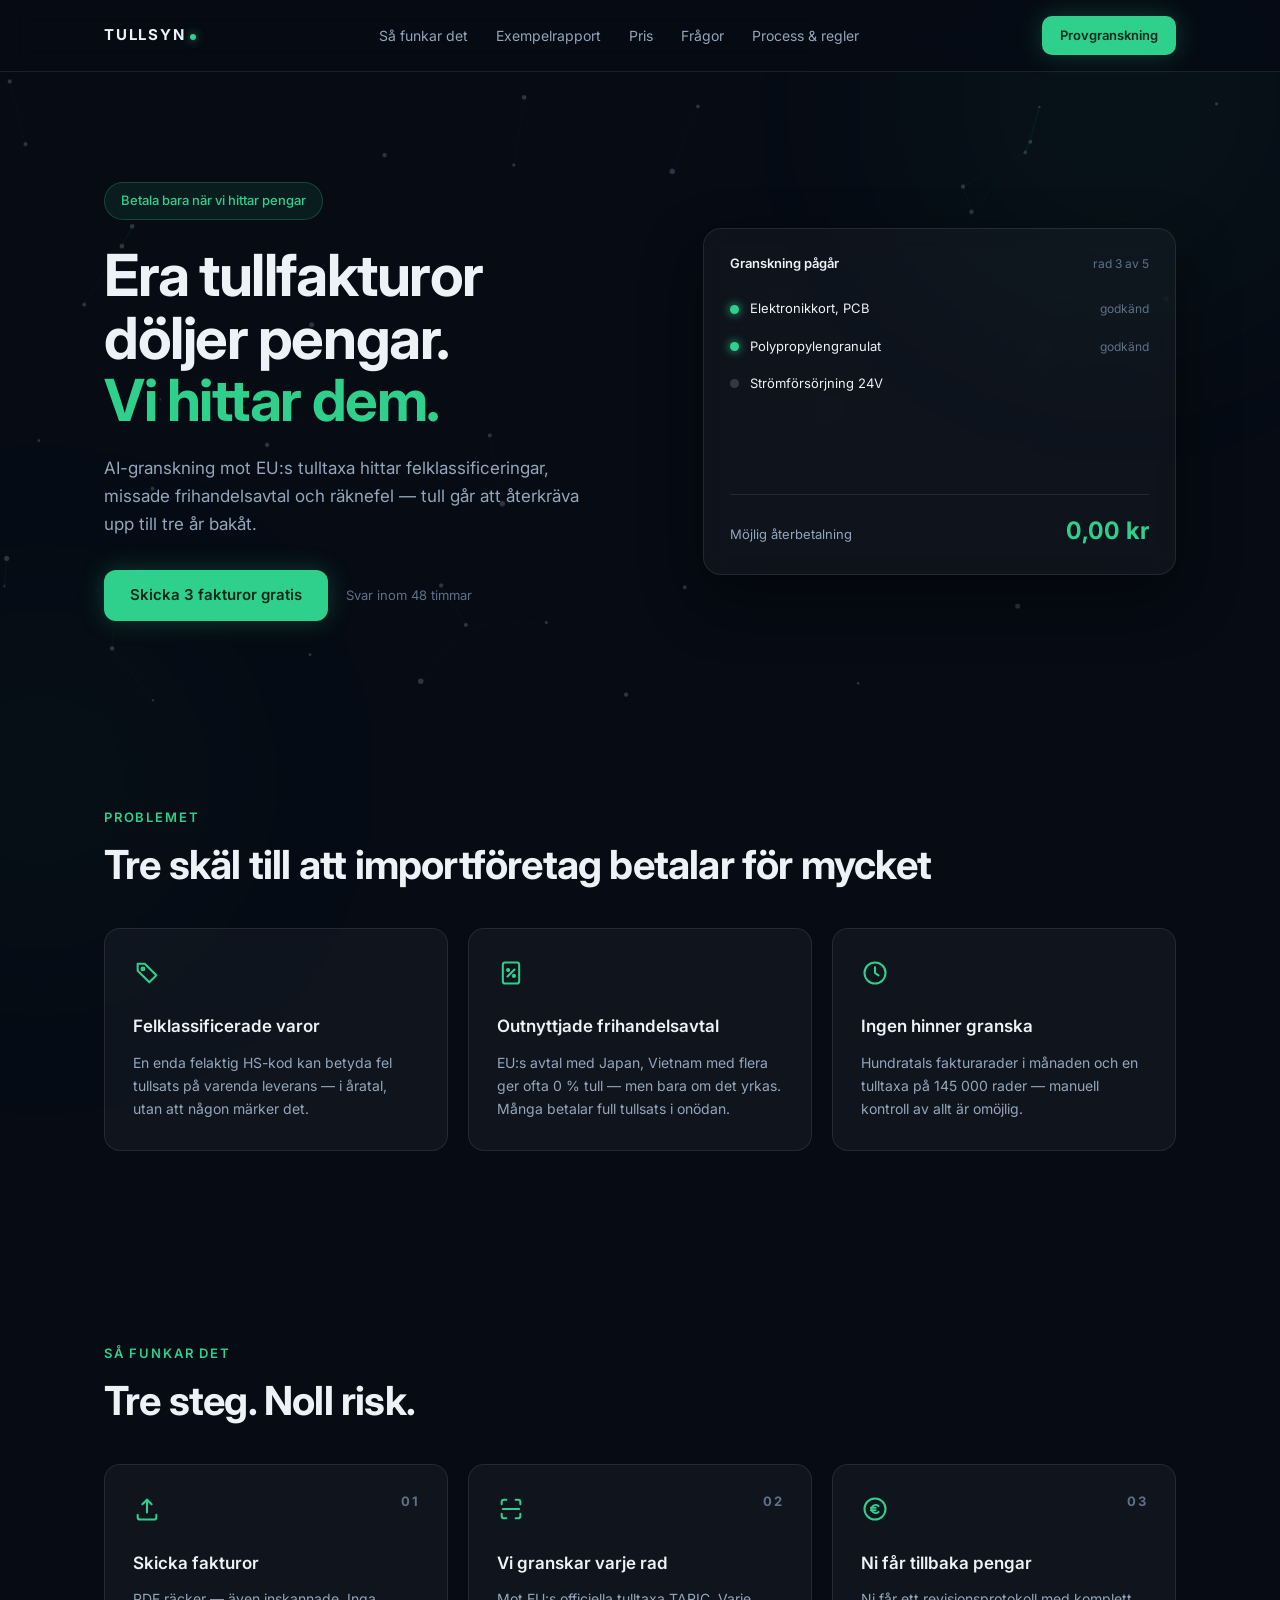
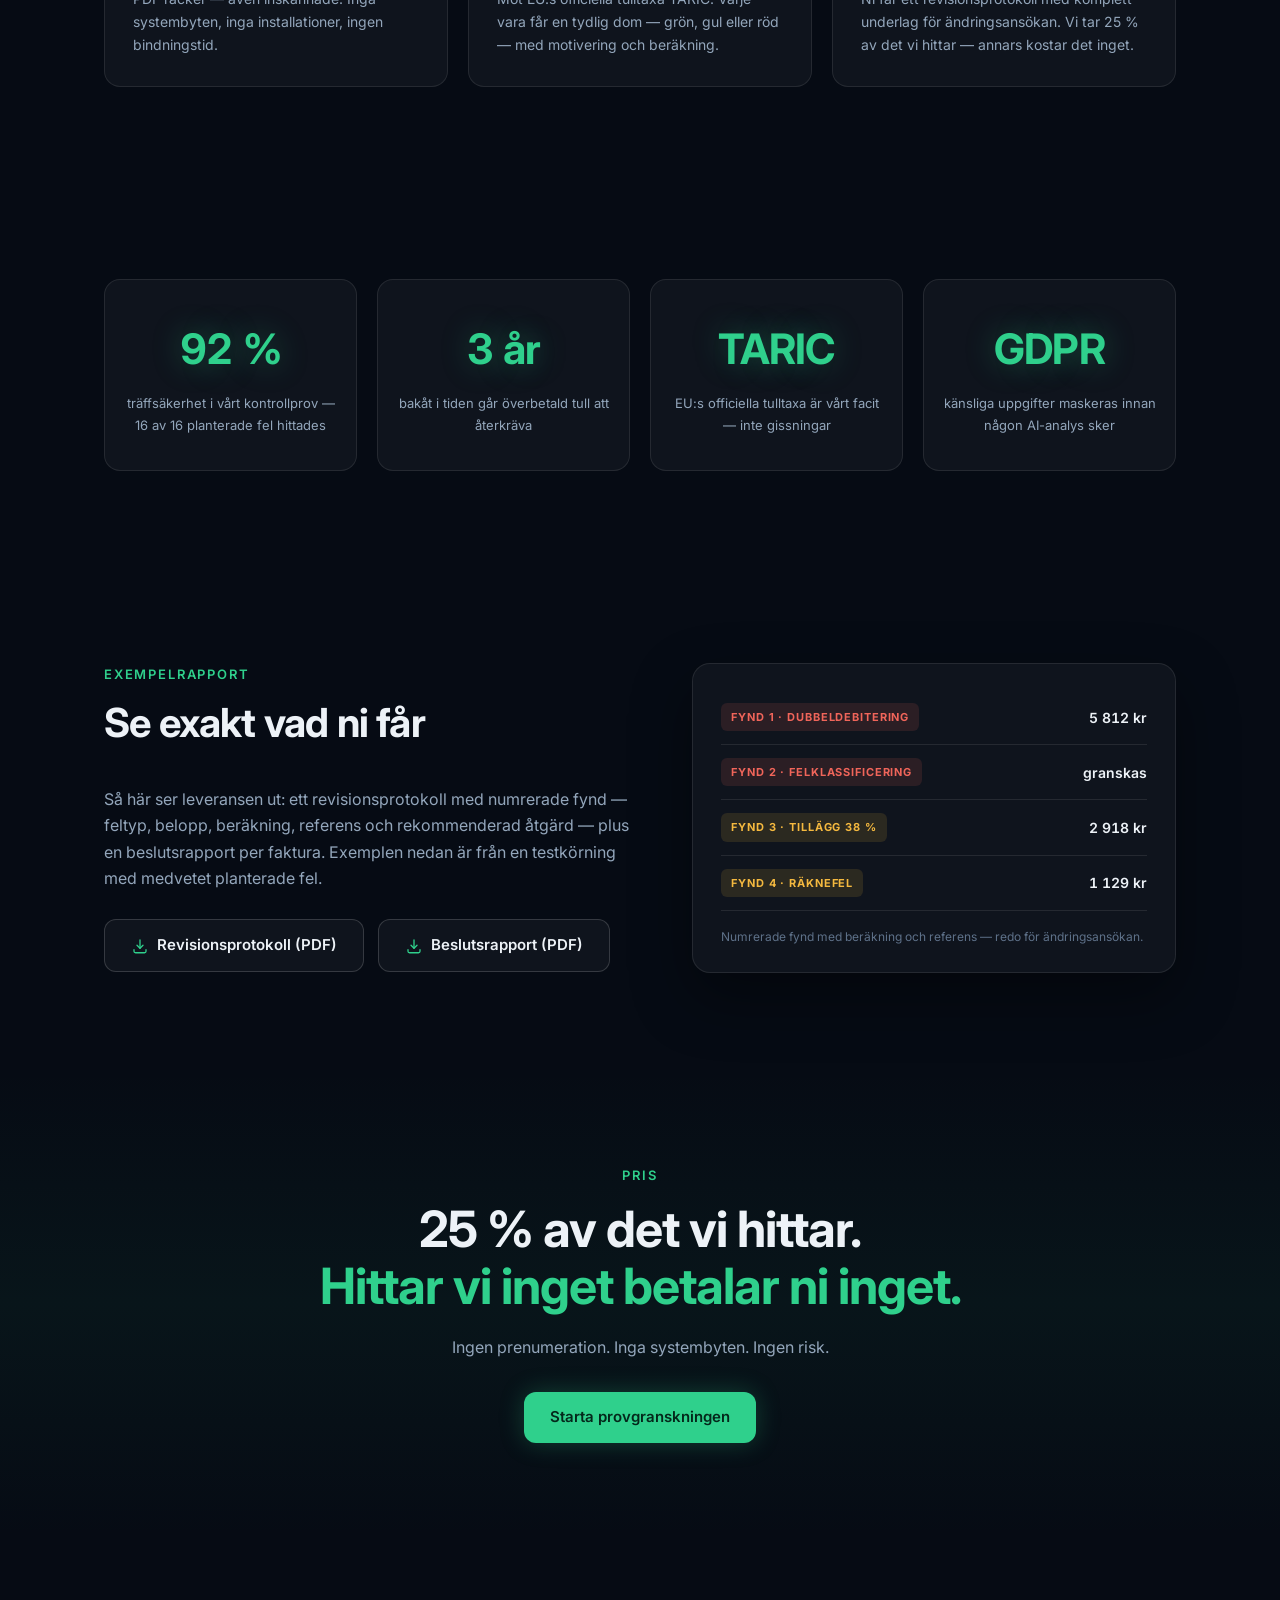
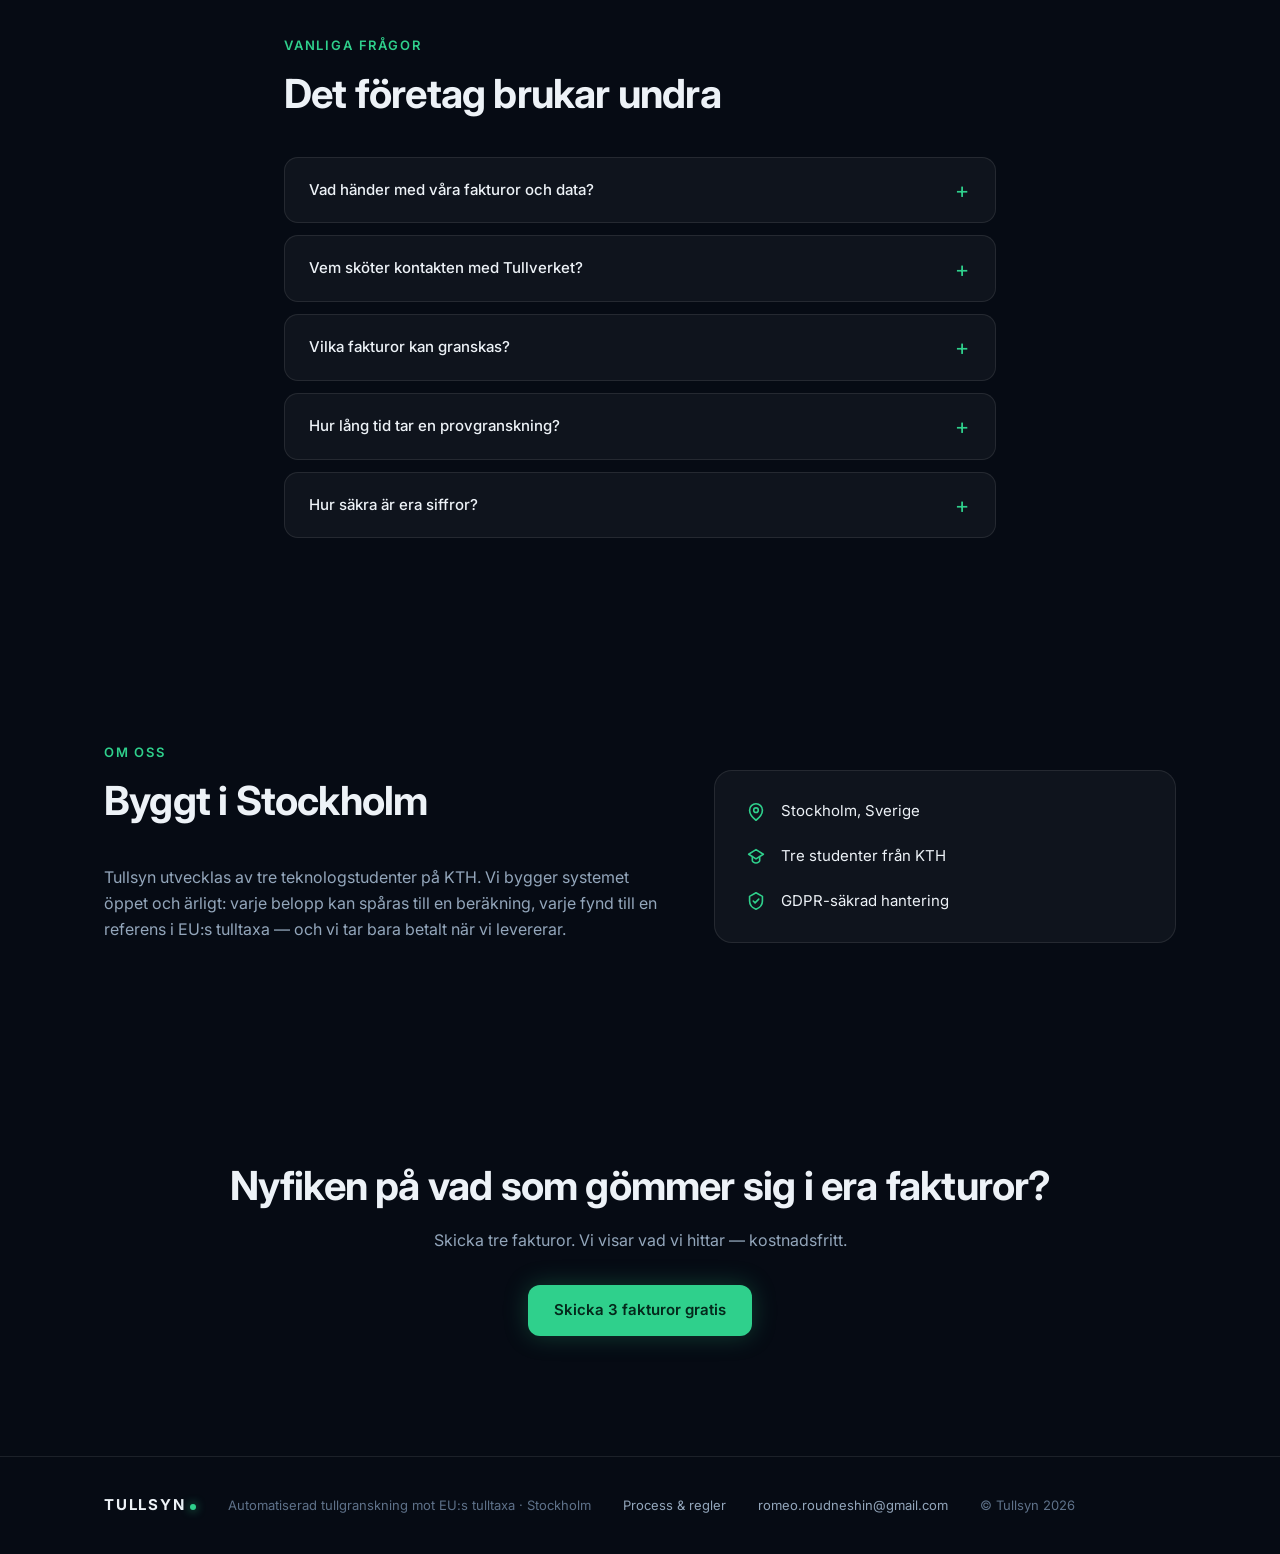
<file: index.html>
<!DOCTYPE html>
<html lang="sv">
<head>
<meta charset="UTF-8">
<meta name="viewport" content="width=device-width, initial-scale=1.0">
<title>Tullsyn — Era tullfakturor döljer pengar. Vi hittar dem.</title>
<meta name="description" content="Tullsyn granskar era importfakturor mot EU:s tulltaxa och hittar felklassificeringar, missade frihandelsavtal och överbetald tull. Betala bara när vi hittar pengar. Byggt i Stockholm.">
<link rel="preconnect" href="https://fonts.googleapis.com">
<link rel="preconnect" href="https://fonts.gstatic.com" crossorigin>
<link href="https://fonts.googleapis.com/css2?family=Inter:wght@300;400;500;600;700&display=swap" rel="stylesheet">
<link rel="stylesheet" href="style.css">
</head>
<body>

<div class="glow glow-1" aria-hidden="true"></div>
<div class="glow glow-2" aria-hidden="true"></div>

<header class="site-header">
  <div class="container header-inner">
    <a href="#" class="wordmark">TULLSYN<span class="wordmark-dot"></span></a>
    <nav class="header-nav">
      <a href="#sa-funkar-det">Så funkar det</a>
      <a href="#exempel">Exempelrapport</a>
      <a href="#pris">Pris</a>
      <a href="#fragor">Frågor</a>
      <a href="process.html">Process &amp; regler</a>
    </nav>
    <a href="mailto:romeo.roudneshin@gmail.com?subject=Provgranskning%20%E2%80%94%20Tullsyn&body=Hej!%0A%0AVi%20vill%20testa%20en%20kostnadsfri%20provgranskning.%0A%0AF%C3%B6retag:%20%0AKontaktperson:%20%0A" class="btn btn-accent btn-small">Provgranskning</a>
  </div>
</header>

<main>

<section class="hero">
  <canvas id="natverk" aria-hidden="true"></canvas>
  <div class="container hero-grid">
    <div class="hero-copy reveal">
      <span class="badge">Betala bara när vi hittar pengar</span>
      <h1>Era tullfakturor<br>döljer pengar.<br><span class="accent-text">Vi hittar dem.</span></h1>
      <p class="lead">AI-granskning mot EU:s tulltaxa hittar felklassificeringar, missade frihandelsavtal och räknefel — tull går att återkräva upp till tre år bakåt.</p>
      <div class="hero-cta">
        <a href="mailto:romeo.roudneshin@gmail.com?subject=Provgranskning%20%E2%80%94%20Tullsyn&body=Hej!%0A%0AVi%20vill%20testa%20en%20kostnadsfri%20provgranskning.%0A%0AF%C3%B6retag:%20%0AKontaktperson:%20%0A" class="btn btn-accent">Skicka 3 fakturor gratis</a>
        <span class="cta-note">Svar inom 48 timmar</span>
      </div>
    </div>

    <div class="demo-card reveal" aria-label="Animerad demonstration av en tullgranskning">
      <div class="demo-header">
        <span class="demo-title">Granskning pågår</span>
        <span class="demo-status" id="demo-status">rad 0 av 5</span>
      </div>
      <div id="demo-rows"></div>
      <div class="demo-footer">
        <span class="demo-label">Möjlig återbetalning</span>
        <span class="demo-sum" id="demo-sum">0,00 kr</span>
      </div>
    </div>
  </div>
</section>

<section class="section" id="problemet">
  <div class="container">
    <p class="kicker reveal">Problemet</p>
    <h2 class="reveal">Tre skäl till att importföretag betalar för mycket</h2>
    <div class="card-grid">
      <div class="card reveal">
        <svg class="card-icon" viewBox="0 0 24 24" fill="none" stroke="currentColor" stroke-width="1.75" stroke-linecap="round" stroke-linejoin="round" aria-hidden="true"><path d="M4 4h6l10 10-6 6L4 10z"/><circle cx="8.5" cy="8.5" r="1.2"/></svg>
        <h3>Felklassificerade varor</h3>
        <p>En enda felaktig HS-kod kan betyda fel tullsats på varenda leverans — i åratal, utan att någon märker det.</p>
      </div>
      <div class="card reveal">
        <svg class="card-icon" viewBox="0 0 24 24" fill="none" stroke="currentColor" stroke-width="1.75" stroke-linecap="round" stroke-linejoin="round" aria-hidden="true"><rect x="5" y="3" width="14" height="18" rx="2"/><path d="M9 15l6-6"/><circle cx="9.5" cy="9.5" r="0.9"/><circle cx="14.5" cy="14.5" r="0.9"/></svg>
        <h3>Outnyttjade frihandelsavtal</h3>
        <p>EU:s avtal med Japan, Vietnam med flera ger ofta 0 % tull — men bara om det yrkas. Många betalar full tullsats i onödan.</p>
      </div>
      <div class="card reveal">
        <svg class="card-icon" viewBox="0 0 24 24" fill="none" stroke="currentColor" stroke-width="1.75" stroke-linecap="round" stroke-linejoin="round" aria-hidden="true"><circle cx="12" cy="12" r="9"/><path d="M12 7v5l3 2"/></svg>
        <h3>Ingen hinner granska</h3>
        <p>Hundratals fakturarader i månaden och en tulltaxa på 145 000 rader — manuell kontroll av allt är omöjlig.</p>
      </div>
    </div>
  </div>
</section>

<section class="section" id="sa-funkar-det">
  <div class="container">
    <p class="kicker reveal">Så funkar det</p>
    <h2 class="reveal">Tre steg. Noll risk.</h2>
    <div class="card-grid">
      <div class="card reveal">
        <span class="step-number">01</span>
        <svg class="card-icon" viewBox="0 0 24 24" fill="none" stroke="currentColor" stroke-width="1.75" stroke-linecap="round" stroke-linejoin="round" aria-hidden="true"><path d="M4 17v2a2 2 0 0 0 2 2h12a2 2 0 0 0 2-2v-2"/><path d="M12 15V4"/><path d="M8 8l4-4 4 4"/></svg>
        <h3>Skicka fakturor</h3>
        <p>PDF räcker — även inskannade. Inga systembyten, inga installationer, ingen bindningstid.</p>
      </div>
      <div class="card reveal">
        <span class="step-number">02</span>
        <svg class="card-icon" viewBox="0 0 24 24" fill="none" stroke="currentColor" stroke-width="1.75" stroke-linecap="round" stroke-linejoin="round" aria-hidden="true"><path d="M4 8V6a2 2 0 0 1 2-2h2"/><path d="M16 4h2a2 2 0 0 1 2 2v2"/><path d="M20 16v2a2 2 0 0 1-2 2h-2"/><path d="M8 20H6a2 2 0 0 1-2-2v-2"/><path d="M5 12h14"/></svg>
        <h3>Vi granskar varje rad</h3>
        <p>Mot EU:s officiella tulltaxa TARIC. Varje vara får en tydlig dom — grön, gul eller röd — med motivering och beräkning.</p>
      </div>
      <div class="card reveal">
        <span class="step-number">03</span>
        <svg class="card-icon" viewBox="0 0 24 24" fill="none" stroke="currentColor" stroke-width="1.75" stroke-linecap="round" stroke-linejoin="round" aria-hidden="true"><circle cx="12" cy="12" r="9"/><path d="M15 9.5a3.5 3.5 0 1 0 0 5"/><path d="M8.5 11h4"/><path d="M8.5 13h4"/></svg>
        <h3>Ni får tillbaka pengar</h3>
        <p>Ni får ett revisionsprotokoll med komplett underlag för ändringsansökan. Vi tar 25 % av det vi hittar — annars kostar det inget.</p>
      </div>
    </div>
  </div>
</section>

<section class="section" id="siffror">
  <div class="container">
    <div class="stat-grid">
      <div class="stat reveal">
        <span class="stat-value" data-count="100" data-suffix=" %">0</span>
        <span class="stat-label">träffsäkerhet i vårt kontrollprov — 16 av 16 planterade fel hittades</span>
      </div>
      <div class="stat reveal">
        <span class="stat-value" data-count="3" data-suffix=" år">0</span>
        <span class="stat-label">bakåt i tiden går överbetald tull att återkräva</span>
      </div>
      <div class="stat reveal">
        <span class="stat-value">TARIC</span>
        <span class="stat-label">EU:s officiella tulltaxa är vårt facit — inte gissningar</span>
      </div>
      <div class="stat reveal">
        <span class="stat-value">GDPR</span>
        <span class="stat-label">känsliga uppgifter maskeras innan någon AI-analys sker</span>
      </div>
    </div>
  </div>
</section>

<section class="section" id="exempel">
  <div class="container exempel-grid">
    <div class="reveal">
      <p class="kicker">Exempelrapport</p>
      <h2>Se exakt vad ni får</h2>
      <p class="section-lead">Så här ser leveransen ut: ett revisionsprotokoll med numrerade fynd — feltyp, belopp, beräkning, referens och rekommenderad åtgärd — plus en beslutsrapport per faktura. Exemplen nedan är från en testkörning med medvetet planterade fel.</p>
      <div class="exempel-knappar">
        <a href="exempel/revisionsprotokoll-exempel.pdf" class="btn btn-ghost" download>
          <svg viewBox="0 0 24 24" fill="none" stroke="currentColor" stroke-width="1.75" stroke-linecap="round" stroke-linejoin="round" aria-hidden="true"><path d="M4 17v2a2 2 0 0 0 2 2h12a2 2 0 0 0 2-2v-2"/><path d="M12 4v11"/><path d="M8 11l4 4 4-4"/></svg>
          Revisionsprotokoll (PDF)
        </a>
        <a href="exempel/beslutsrapport-exempel.pdf" class="btn btn-ghost" download>
          <svg viewBox="0 0 24 24" fill="none" stroke="currentColor" stroke-width="1.75" stroke-linecap="round" stroke-linejoin="round" aria-hidden="true"><path d="M4 17v2a2 2 0 0 0 2 2h12a2 2 0 0 0 2-2v-2"/><path d="M12 4v11"/><path d="M8 11l4 4 4-4"/></svg>
          Beslutsrapport (PDF)
        </a>
      </div>
    </div>
    <div class="fynd-kort reveal" aria-hidden="true">
      <div class="fynd-rad"><span class="fynd-tagg tagg-rod">FYND 1 · DUBBELDEBITERING</span><span class="fynd-belopp">5 812 kr</span></div>
      <div class="fynd-rad"><span class="fynd-tagg tagg-rod">FYND 2 · FELKLASSIFICERING</span><span class="fynd-belopp">granskas</span></div>
      <div class="fynd-rad"><span class="fynd-tagg tagg-gul">FYND 3 · TILLÄGG 38 %</span><span class="fynd-belopp">2 918 kr</span></div>
      <div class="fynd-rad"><span class="fynd-tagg tagg-gul">FYND 4 · RÄKNEFEL</span><span class="fynd-belopp">1 129 kr</span></div>
      <div class="fynd-fot">Numrerade fynd med beräkning och referens — redo för ändringsansökan.</div>
    </div>
  </div>
</section>

<section class="section section-pris" id="pris">
  <div class="container center">
    <p class="kicker reveal">Pris</p>
    <h2 class="reveal pris-rubrik">25 % av det vi hittar.<br><span class="accent-text">Hittar vi inget betalar ni inget.</span></h2>
    <p class="section-lead reveal">Ingen prenumeration. Inga systembyten. Ingen risk.</p>
    <a href="mailto:romeo.roudneshin@gmail.com?subject=Provgranskning%20%E2%80%94%20Tullsyn&body=Hej!%0A%0AVi%20vill%20testa%20en%20kostnadsfri%20provgranskning.%0A%0AF%C3%B6retag:%20%0AKontaktperson:%20%0A" class="btn btn-accent reveal">Starta provgranskningen</a>
  </div>
</section>

<section class="section" id="fragor">
  <div class="container narrow">
    <p class="kicker reveal">Vanliga frågor</p>
    <h2 class="reveal">Det företag brukar undra</h2>
    <details class="faq reveal">
      <summary>Vad händer med våra fakturor och data?</summary>
      <p>Fakturorna behandlas konfidentiellt. Personuppgifter maskeras automatiskt innan någon AI-analys sker, inskannade dokument läses lokalt på våra maskiner, och ert material raderas på begäran. Vi säljer aldrig data vidare.</p>
    </details>
    <details class="faq reveal">
      <summary>Vem sköter kontakten med Tullverket?</summary>
      <p>Tullsyn hittar och dokumenterar felen med fullständiga underlag. Själva omprövningsansökan görs tillsammans med er — och vid behov med licensierat tullombud. Ni behåller full kontroll över varje krav som ställs.</p>
    </details>
    <details class="faq reveal">
      <summary>Vilka fakturor kan granskas?</summary>
      <p>PDF-fakturor för import till EU, upp till tre år gamla — både digitala och inskannade. Vi granskar även fraktfakturor: dubbeldebiteringar, felaktiga volymvikter och orimliga tillägg.</p>
    </details>
    <details class="faq reveal">
      <summary>Hur lång tid tar en provgranskning?</summary>
      <p>Ni får svar inom 48 timmar: en rapport där varje vara fått en dom (grön, gul eller röd), vilka fel vi hittat och hur mycket pengar det kan handla om.</p>
    </details>
    <details class="faq reveal">
      <summary>Hur säkra är era siffror?</summary>
      <p>Varje belopp anges som en möjlig återbetalning och verifieras mot importdeklarationen innan något krav ställs. Vi lovar aldrig pengar vi inte kan belägga — det är hela poängen med tjänsten.</p>
    </details>
  </div>
</section>

<section class="section" id="om-oss">
  <div class="container om-grid">
    <div class="reveal">
      <p class="kicker">Om oss</p>
      <h2>Byggt i Stockholm</h2>
      <p class="section-lead">Tullsyn utvecklas av tre teknologstudenter på KTH. Vi bygger systemet öppet och ärligt: varje belopp kan spåras till en beräkning, varje fynd till en referens i EU:s tulltaxa — och vi tar bara betalt när vi levererar.</p>
    </div>
    <div class="om-fakta reveal">
      <div class="om-rad">
        <svg viewBox="0 0 24 24" fill="none" stroke="currentColor" stroke-width="1.75" stroke-linecap="round" stroke-linejoin="round" aria-hidden="true"><path d="M12 21s-7-5.5-7-11a7 7 0 0 1 14 0c0 5.5-7 11-7 11z"/><circle cx="12" cy="10" r="2.5"/></svg>
        <span>Stockholm, Sverige</span>
      </div>
      <div class="om-rad">
        <svg viewBox="0 0 24 24" fill="none" stroke="currentColor" stroke-width="1.75" stroke-linecap="round" stroke-linejoin="round" aria-hidden="true"><path d="M4 9l8-5 8 5-8 5-8-5z"/><path d="M8 11.5V16c0 1 1.8 2.5 4 2.5s4-1.5 4-2.5v-4.5"/></svg>
        <span>Tre studenter från KTH</span>
      </div>
      <div class="om-rad">
        <svg viewBox="0 0 24 24" fill="none" stroke="currentColor" stroke-width="1.75" stroke-linecap="round" stroke-linejoin="round" aria-hidden="true"><path d="M12 3l7 4v5c0 4.5-3 7.5-7 9-4-1.5-7-4.5-7-9V7l7-4z"/><path d="M9 12l2 2 4-4"/></svg>
        <span>GDPR-säkrad hantering</span>
      </div>
    </div>
  </div>
</section>

<section class="section slut-cta">
  <div class="container center">
    <h2 class="reveal">Nyfiken på vad som gömmer sig i era fakturor?</h2>
    <p class="section-lead reveal">Skicka tre fakturor. Vi visar vad vi hittar — kostnadsfritt.</p>
    <a href="mailto:romeo.roudneshin@gmail.com?subject=Provgranskning%20%E2%80%94%20Tullsyn&body=Hej!%0A%0AVi%20vill%20testa%20en%20kostnadsfri%20provgranskning.%0A%0AF%C3%B6retag:%20%0AKontaktperson:%20%0A" class="btn btn-accent reveal">Skicka 3 fakturor gratis</a>
  </div>
</section>

</main>

<footer class="site-footer">
  <div class="container footer-inner">
    <span class="wordmark">TULLSYN<span class="wordmark-dot"></span></span>
    <span>Automatiserad tullgranskning mot EU:s tulltaxa · Stockholm</span>
    <a href="process.html">Process &amp; regler</a>
    <a href="mailto:romeo.roudneshin@gmail.com">romeo.roudneshin@gmail.com</a>
    <span>© Tullsyn 2026</span>
  </div>
</footer>

<script src="script.js"></script>
</body>
</html>
</file>
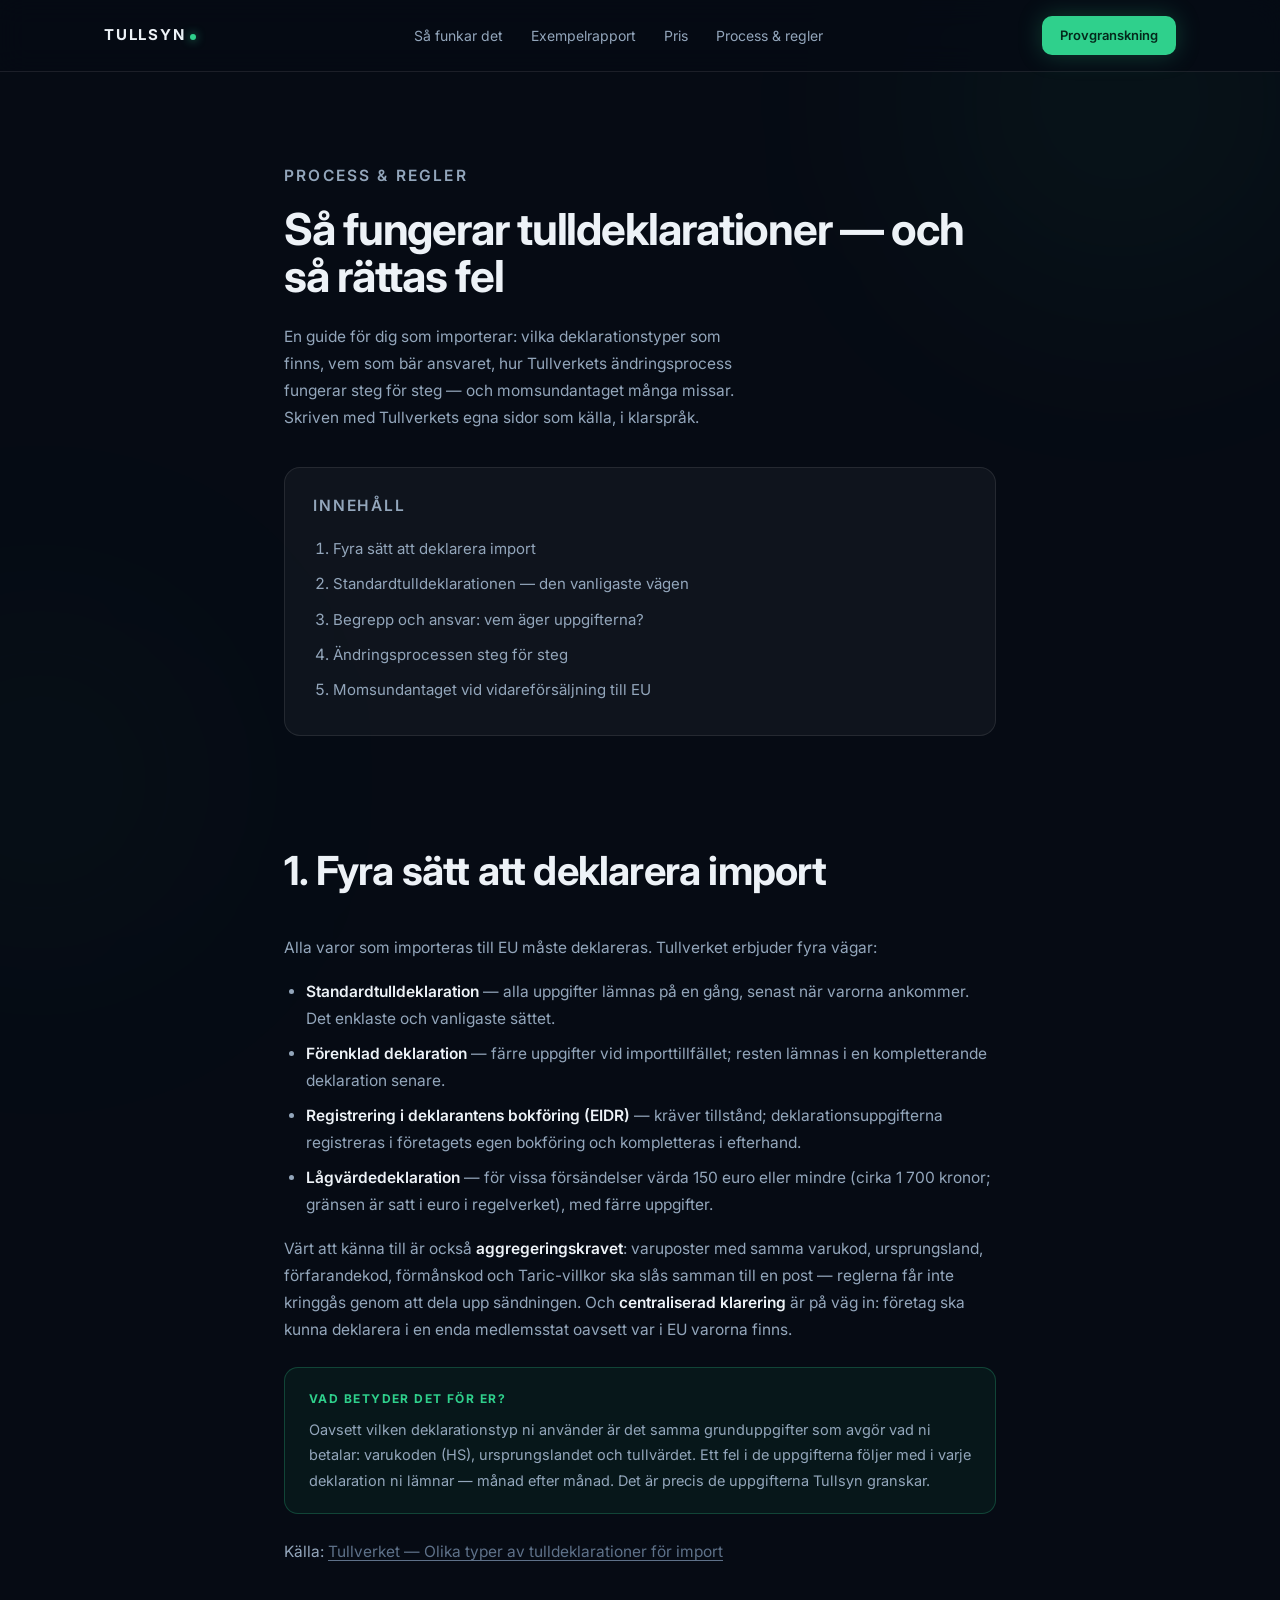
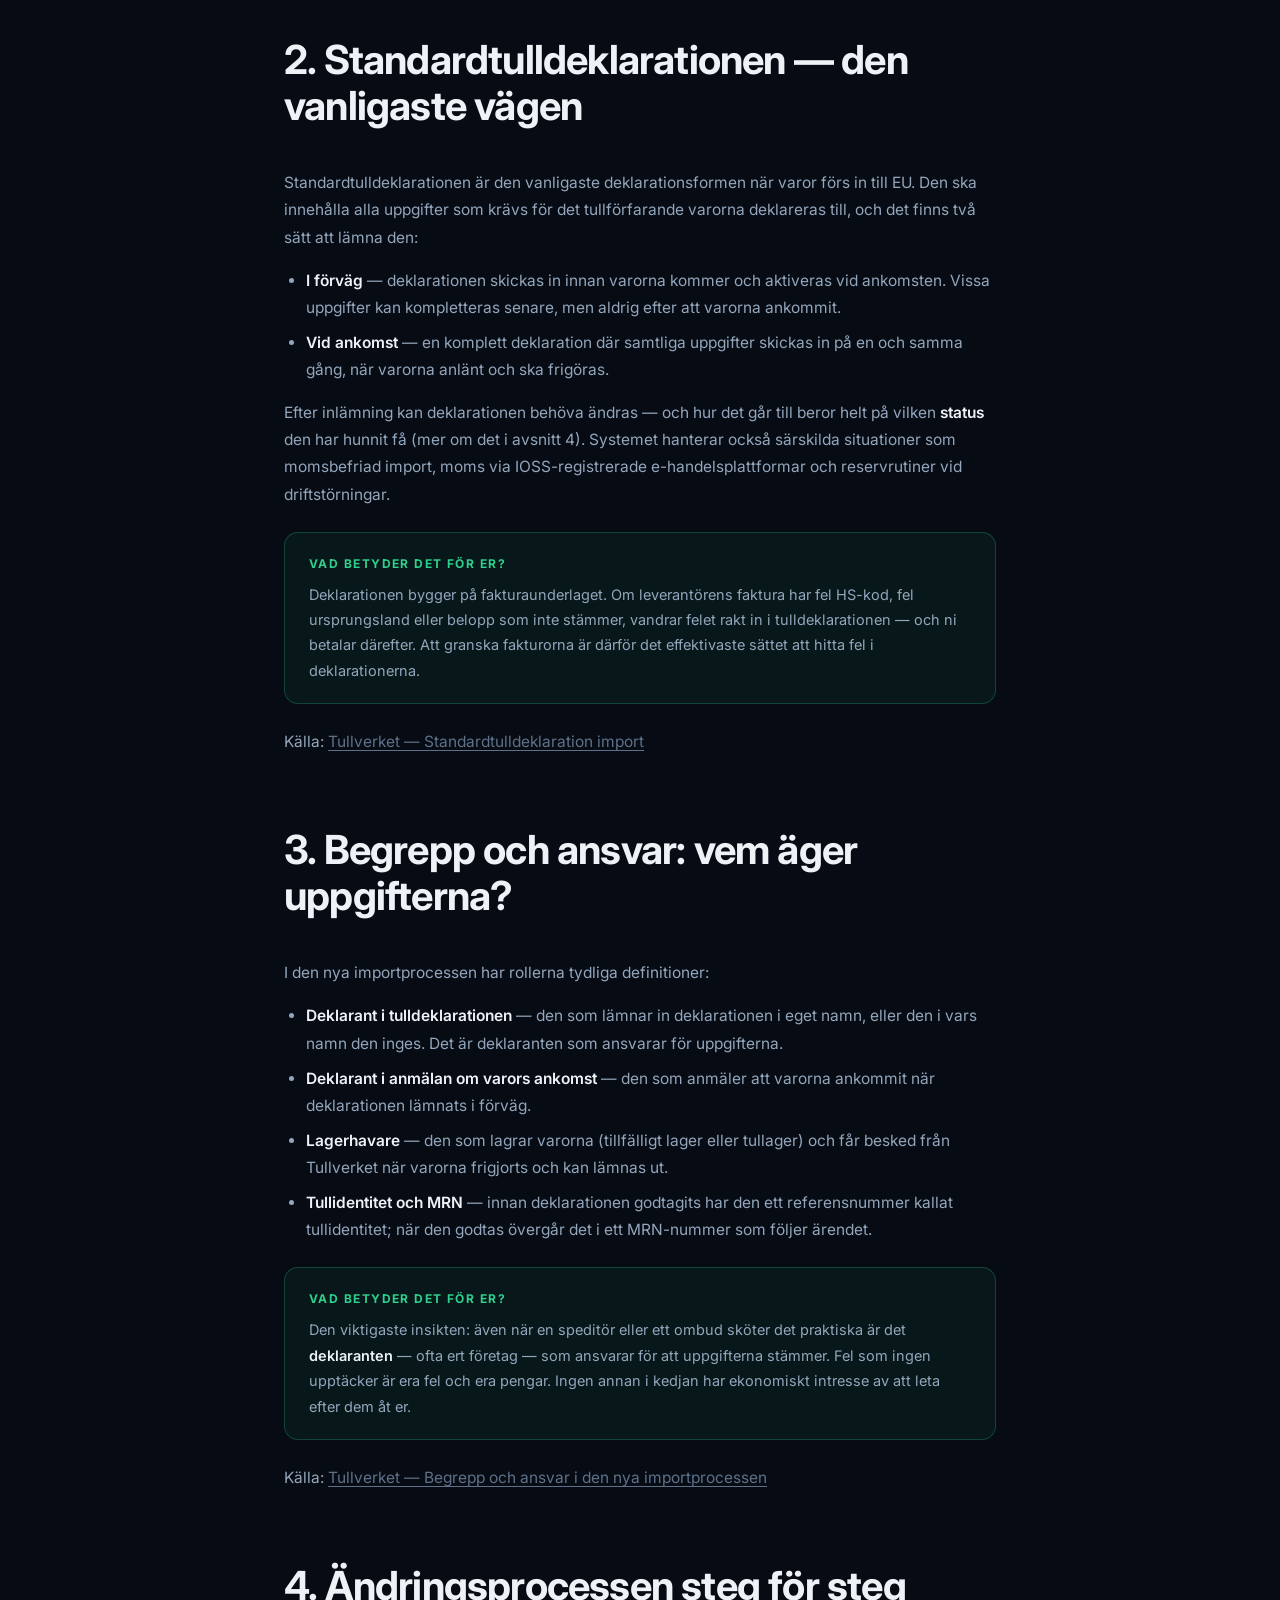
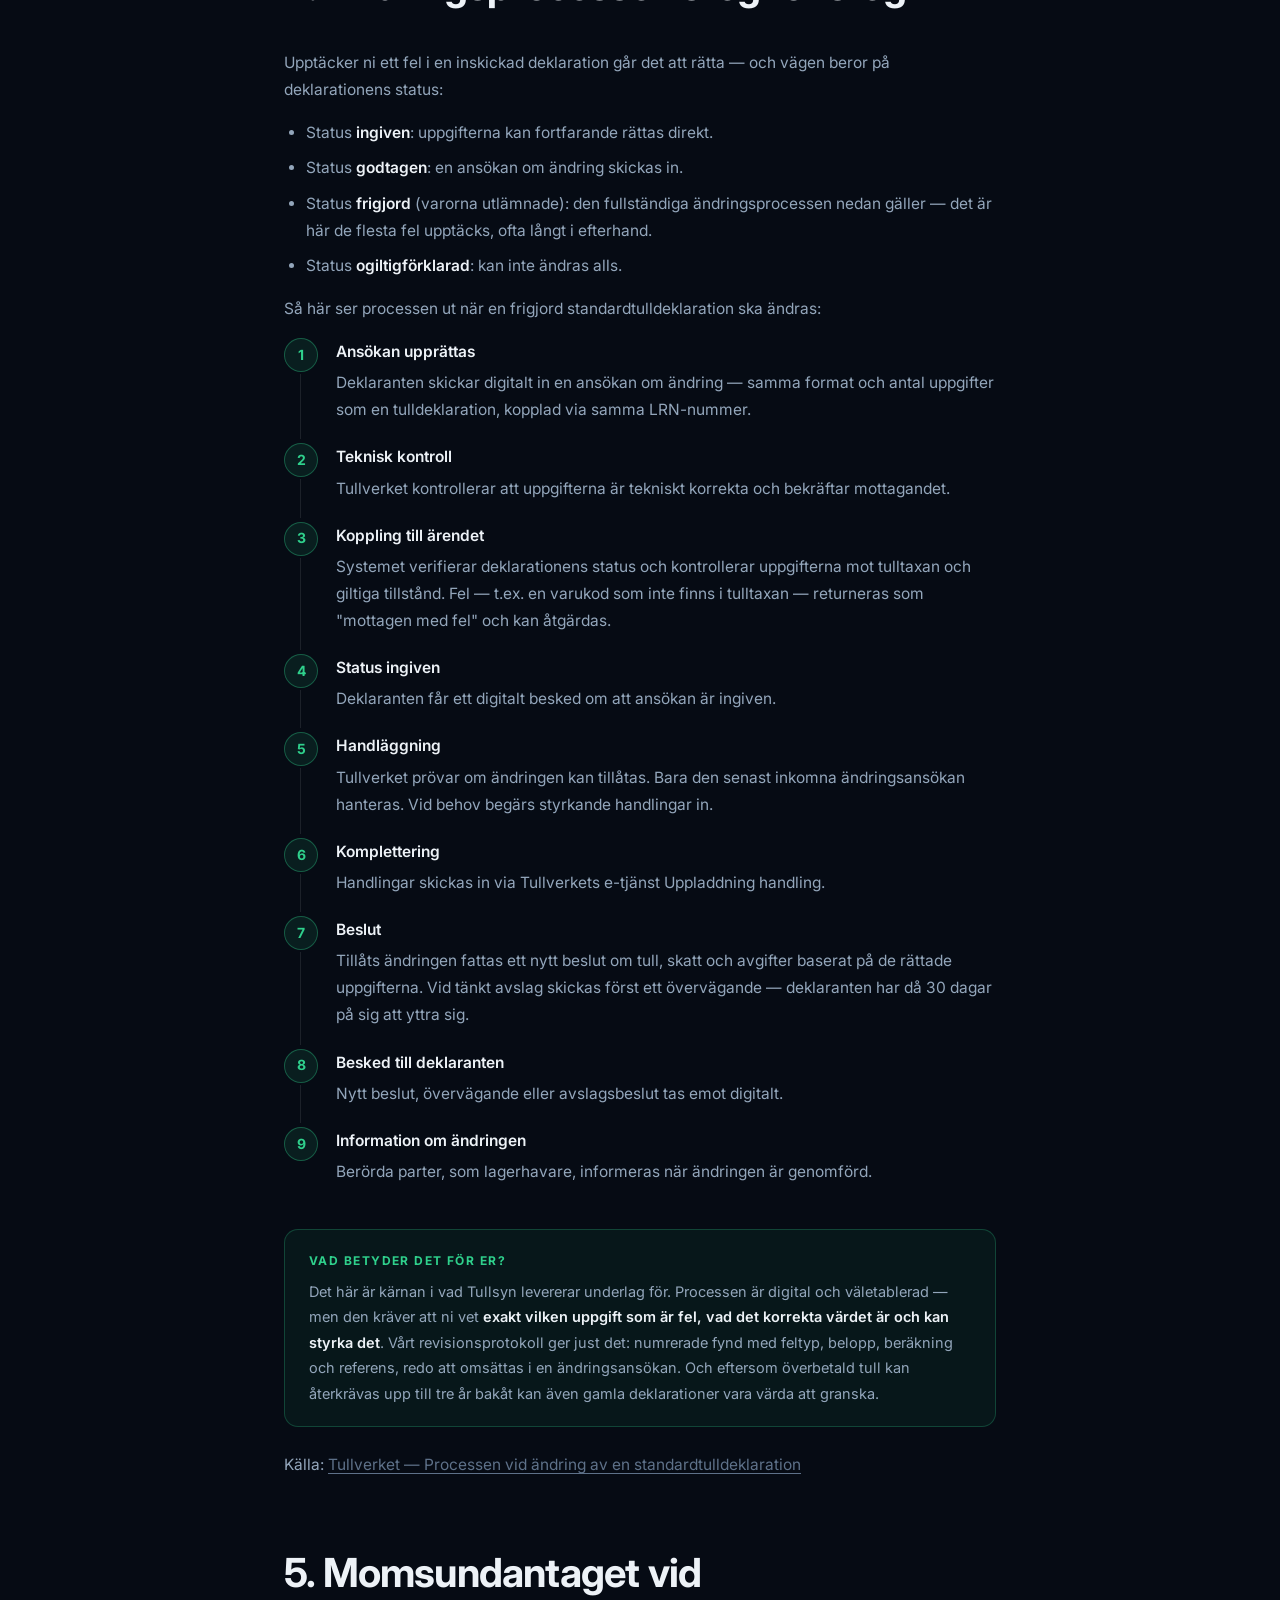
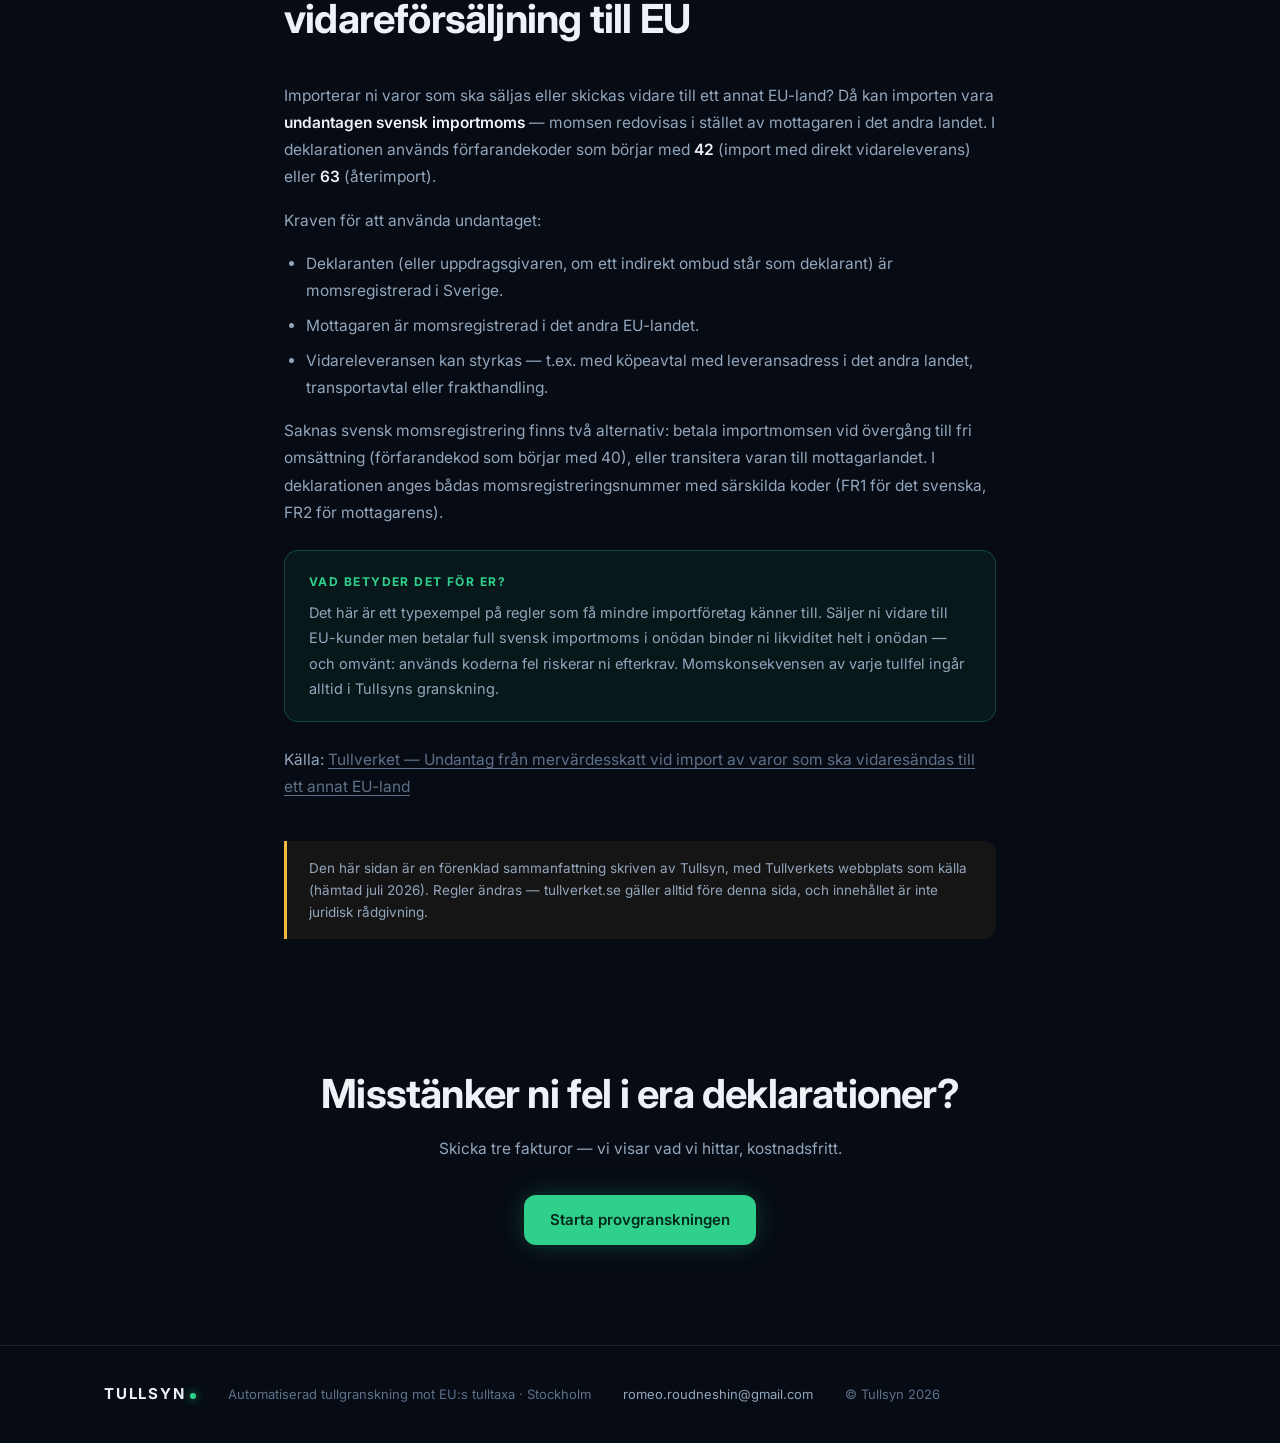
<file: process.html>
<!DOCTYPE html>
<html lang="sv">
<head>
<meta charset="UTF-8">
<meta name="viewport" content="width=device-width, initial-scale=1.0">
<title>Process &amp; regler — så fungerar tulldeklarationer och ändringar | Tullsyn</title>
<meta name="description" content="Guide för importföretag: tulldeklarationstyper, standardtulldeklarationen, ansvar, Tullverkets ändringsprocess steg för steg och momsundantaget vid vidareförsäljning till EU. Skrivet av Tullsyn.">
<link rel="preconnect" href="https://fonts.googleapis.com">
<link rel="preconnect" href="https://fonts.gstatic.com" crossorigin>
<link href="https://fonts.googleapis.com/css2?family=Inter:wght@300;400;500;600;700&display=swap" rel="stylesheet">
<link rel="stylesheet" href="style.css">
<style>
.artikel { max-width: 760px; margin: 0 auto; }
.artikel-hero { padding: 90px 0 40px; }
.artikel h2 { margin-top: 72px; scroll-margin-top: 90px; }
.artikel h3 { font-size: 18px; font-weight: 600; margin: 32px 0 12px; }
.artikel p, .artikel li { font-size: 15.5px; color: var(--text-2); line-height: 1.75; }
.artikel p { margin-bottom: 16px; }
.artikel ul, .artikel ol { margin: 0 0 16px 22px; }
.artikel li { margin-bottom: 8px; }
.artikel strong { color: var(--text); font-weight: 600; }

.toc {
  background: var(--panel); border: 1px solid var(--border);
  border-radius: 16px; padding: 24px 28px; margin: 36px 0 0;
}
.toc-titel { font-size: 13px; font-weight: 600; letter-spacing: 0.12em; text-transform: uppercase; color: var(--text-3); margin-bottom: 14px; }
.toc ol { margin: 0 0 0 20px; }
.toc a { color: var(--text-2); text-decoration: none; font-size: 15px; transition: color 0.2s ease; }
.toc a:hover { color: var(--accent); }

.tullsyn-ruta {
  background: rgba(47, 208, 140, 0.06); border: 1px solid rgba(47, 208, 140, 0.25);
  border-radius: 14px; padding: 20px 24px; margin: 24px 0;
}
.tullsyn-ruta .ruta-titel {
  font-size: 12px; font-weight: 700; letter-spacing: 0.12em;
  text-transform: uppercase; color: var(--accent); margin-bottom: 8px;
}
.tullsyn-ruta p { margin: 0; font-size: 14.5px; }

.kalla { font-size: 13px; color: var(--text-3); margin: 8px 0 0; }
.kalla a { color: var(--text-3); text-decoration: underline; text-underline-offset: 3px; }
.kalla a:hover { color: var(--accent); }

.steg-lista { counter-reset: steg; list-style: none; margin-left: 0 !important; }
.steg-lista li {
  counter-increment: steg; position: relative;
  padding: 0 0 20px 52px; margin: 0;
}
.steg-lista li::before {
  content: counter(steg);
  position: absolute; left: 0; top: 0;
  width: 32px; height: 32px; border-radius: 50%;
  background: rgba(47, 208, 140, 0.1); border: 1px solid rgba(47, 208, 140, 0.35);
  color: var(--accent); font-weight: 700; font-size: 14px;
  display: flex; align-items: center; justify-content: center;
}
.steg-lista li::after {
  content: ""; position: absolute; left: 16px; top: 36px; bottom: 4px;
  width: 1px; background: var(--border);
}
.steg-lista li:last-child::after { display: none; }
.steg-lista strong { display: block; margin-bottom: 4px; }

.disclaimer {
  border-left: 3px solid var(--gul); background: rgba(245, 185, 63, 0.06);
  border-radius: 0 12px 12px 0; padding: 16px 22px; margin: 40px 0;
  font-size: 13.5px; color: var(--text-2);
}
</style>
</head>
<body>

<div class="glow glow-1" aria-hidden="true"></div>
<div class="glow glow-2" aria-hidden="true"></div>

<header class="site-header">
  <div class="container header-inner">
    <a href="index.html" class="wordmark">TULLSYN<span class="wordmark-dot"></span></a>
    <nav class="header-nav">
      <a href="index.html#sa-funkar-det">Så funkar det</a>
      <a href="index.html#exempel">Exempelrapport</a>
      <a href="index.html#pris">Pris</a>
      <a href="process.html">Process &amp; regler</a>
    </nav>
    <a href="mailto:romeo.roudneshin@gmail.com?subject=Provgranskning%20%E2%80%94%20Tullsyn&body=Hej!%0A%0AVi%20vill%20testa%20en%20kostnadsfri%20provgranskning.%0A%0AF%C3%B6retag:%20%0AKontaktperson:%20%0A" class="btn btn-accent btn-small">Provgranskning</a>
  </div>
</header>

<main>
<div class="container artikel">

<section class="artikel-hero">
  <p class="kicker reveal">Process &amp; regler</p>
  <h1 class="reveal" style="font-size: clamp(30px, 4.5vw, 44px);">Så fungerar tulldeklarationer — och så rättas fel</h1>
  <p class="lead reveal">En guide för dig som importerar: vilka deklarationstyper som finns, vem som bär ansvaret, hur Tullverkets ändringsprocess fungerar steg för steg — och momsundantaget många missar. Skriven med Tullverkets egna sidor som källa, i klarspråk.</p>

  <nav class="toc reveal" aria-label="Innehåll">
    <p class="toc-titel">Innehåll</p>
    <ol>
      <li><a href="#deklarationstyper">Fyra sätt att deklarera import</a></li>
      <li><a href="#standard">Standardtulldeklarationen — den vanligaste vägen</a></li>
      <li><a href="#ansvar">Begrepp och ansvar: vem äger uppgifterna?</a></li>
      <li><a href="#andring">Ändringsprocessen steg för steg</a></li>
      <li><a href="#moms">Momsundantaget vid vidareförsäljning till EU</a></li>
    </ol>
  </nav>
</section>

<h2 id="deklarationstyper" class="reveal">1. Fyra sätt att deklarera import</h2>
<p>Alla varor som importeras till EU måste deklareras. Tullverket erbjuder fyra vägar:</p>
<ul>
  <li><strong>Standardtulldeklaration</strong> — alla uppgifter lämnas på en gång, senast när varorna ankommer. Det enklaste och vanligaste sättet.</li>
  <li><strong>Förenklad deklaration</strong> — färre uppgifter vid importtillfället; resten lämnas i en kompletterande deklaration senare.</li>
  <li><strong>Registrering i deklarantens bokföring (EIDR)</strong> — kräver tillstånd; deklarationsuppgifterna registreras i företagets egen bokföring och kompletteras i efterhand.</li>
  <li><strong>Lågvärdedeklaration</strong> — för vissa försändelser värda 150 euro eller mindre (cirka 1 700 kronor; gränsen är satt i euro i regelverket), med färre uppgifter.</li>
</ul>
<p>Värt att känna till är också <strong>aggregeringskravet</strong>: varuposter med samma varukod, ursprungsland, förfarandekod, förmånskod och Taric-villkor ska slås samman till en post — reglerna får inte kringgås genom att dela upp sändningen. Och <strong>centraliserad klarering</strong> är på väg in: företag ska kunna deklarera i en enda medlemsstat oavsett var i EU varorna finns.</p>

<div class="tullsyn-ruta reveal">
  <p class="ruta-titel">Vad betyder det för er?</p>
  <p>Oavsett vilken deklarationstyp ni använder är det samma grunduppgifter som avgör vad ni betalar: varukoden (HS), ursprungslandet och tullvärdet. Ett fel i de uppgifterna följer med i varje deklaration ni lämnar — månad efter månad. Det är precis de uppgifterna Tullsyn granskar.</p>
</div>
<p class="kalla">Källa: <a href="https://www.tullverket.se/foretag/internationellhandel/importeravaror/deklareravarorvidimport/olikatyperavtulldeklarationerforimport.4.153f8c8c16ffad23c22bff.html" target="_blank" rel="noopener">Tullverket — Olika typer av tulldeklarationer för import</a></p>

<h2 id="standard" class="reveal">2. Standardtulldeklarationen — den vanligaste vägen</h2>
<p>Standardtulldeklarationen är den vanligaste deklarationsformen när varor förs in till EU. Den ska innehålla alla uppgifter som krävs för det tullförfarande varorna deklareras till, och det finns två sätt att lämna den:</p>
<ul>
  <li><strong>I förväg</strong> — deklarationen skickas in innan varorna kommer och aktiveras vid ankomsten. Vissa uppgifter kan kompletteras senare, men aldrig efter att varorna ankommit.</li>
  <li><strong>Vid ankomst</strong> — en komplett deklaration där samtliga uppgifter skickas in på en och samma gång, när varorna anlänt och ska frigöras.</li>
</ul>
<p>Efter inlämning kan deklarationen behöva ändras — och hur det går till beror helt på vilken <strong>status</strong> den har hunnit få (mer om det i avsnitt 4). Systemet hanterar också särskilda situationer som momsbefriad import, moms via IOSS-registrerade e-handelsplattformar och reservrutiner vid driftstörningar.</p>

<div class="tullsyn-ruta reveal">
  <p class="ruta-titel">Vad betyder det för er?</p>
  <p>Deklarationen bygger på fakturaunderlaget. Om leverantörens faktura har fel HS-kod, fel ursprungsland eller belopp som inte stämmer, vandrar felet rakt in i tulldeklarationen — och ni betalar därefter. Att granska fakturorna är därför det effektivaste sättet att hitta fel i deklarationerna.</p>
</div>
<p class="kalla">Källa: <a href="https://www.tullverket.se/foretag/internationellhandel/importeravaror/deklareravarorvidimport/olikatyperavtulldeklarationerforimport/standardtulldeklarationimport.4.a62602917de14e43271e0d.html" target="_blank" rel="noopener">Tullverket — Standardtulldeklaration import</a></p>

<h2 id="ansvar" class="reveal">3. Begrepp och ansvar: vem äger uppgifterna?</h2>
<p>I den nya importprocessen har rollerna tydliga definitioner:</p>
<ul>
  <li><strong>Deklarant i tulldeklarationen</strong> — den som lämnar in deklarationen i eget namn, eller den i vars namn den inges. Det är deklaranten som ansvarar för uppgifterna.</li>
  <li><strong>Deklarant i anmälan om varors ankomst</strong> — den som anmäler att varorna ankommit när deklarationen lämnats i förväg.</li>
  <li><strong>Lagerhavare</strong> — den som lagrar varorna (tillfälligt lager eller tullager) och får besked från Tullverket när varorna frigjorts och kan lämnas ut.</li>
  <li><strong>Tullidentitet och MRN</strong> — innan deklarationen godtagits har den ett referensnummer kallat tullidentitet; när den godtas övergår det i ett MRN-nummer som följer ärendet.</li>
</ul>

<div class="tullsyn-ruta reveal">
  <p class="ruta-titel">Vad betyder det för er?</p>
  <p>Den viktigaste insikten: även när en speditör eller ett ombud sköter det praktiska är det <strong>deklaranten</strong> — ofta ert företag — som ansvarar för att uppgifterna stämmer. Fel som ingen upptäcker är era fel och era pengar. Ingen annan i kedjan har ekonomiskt intresse av att leta efter dem åt er.</p>
</div>
<p class="kalla">Källa: <a href="https://www.tullverket.se/foretag/internationellhandel/importeravaror/deklareravarorvidimport/olikatyperavtulldeklarationerforimport/standardtulldeklarationimport/begreppochansvaridennyaimportprocessen.4.422c8052175b1d82769203b.html" target="_blank" rel="noopener">Tullverket — Begrepp och ansvar i den nya importprocessen</a></p>

<h2 id="andring" class="reveal">4. Ändringsprocessen steg för steg</h2>
<p>Upptäcker ni ett fel i en inskickad deklaration går det att rätta — och vägen beror på deklarationens status:</p>
<ul>
  <li>Status <strong>ingiven</strong>: uppgifterna kan fortfarande rättas direkt.</li>
  <li>Status <strong>godtagen</strong>: en ansökan om ändring skickas in.</li>
  <li>Status <strong>frigjord</strong> (varorna utlämnade): den fullständiga ändringsprocessen nedan gäller — det är här de flesta fel upptäcks, ofta långt i efterhand.</li>
  <li>Status <strong>ogiltigförklarad</strong>: kan inte ändras alls.</li>
</ul>
<p>Så här ser processen ut när en frigjord standardtulldeklaration ska ändras:</p>

<ol class="steg-lista reveal">
  <li><strong>Ansökan upprättas</strong>Deklaranten skickar digitalt in en ansökan om ändring — samma format och antal uppgifter som en tulldeklaration, kopplad via samma LRN-nummer.</li>
  <li><strong>Teknisk kontroll</strong>Tullverket kontrollerar att uppgifterna är tekniskt korrekta och bekräftar mottagandet.</li>
  <li><strong>Koppling till ärendet</strong>Systemet verifierar deklarationens status och kontrollerar uppgifterna mot tulltaxan och giltiga tillstånd. Fel — t.ex. en varukod som inte finns i tulltaxan — returneras som "mottagen med fel" och kan åtgärdas.</li>
  <li><strong>Status ingiven</strong>Deklaranten får ett digitalt besked om att ansökan är ingiven.</li>
  <li><strong>Handläggning</strong>Tullverket prövar om ändringen kan tillåtas. Bara den senast inkomna ändringsansökan hanteras. Vid behov begärs styrkande handlingar in.</li>
  <li><strong>Komplettering</strong>Handlingar skickas in via Tullverkets e-tjänst Uppladdning handling.</li>
  <li><strong>Beslut</strong>Tillåts ändringen fattas ett nytt beslut om tull, skatt och avgifter baserat på de rättade uppgifterna. Vid tänkt avslag skickas först ett övervägande — deklaranten har då 30 dagar på sig att yttra sig.</li>
  <li><strong>Besked till deklaranten</strong>Nytt beslut, övervägande eller avslagsbeslut tas emot digitalt.</li>
  <li><strong>Information om ändringen</strong>Berörda parter, som lagerhavare, informeras när ändringen är genomförd.</li>
</ol>

<div class="tullsyn-ruta reveal">
  <p class="ruta-titel">Vad betyder det för er?</p>
  <p>Det här är kärnan i vad Tullsyn levererar underlag för. Processen är digital och väletablerad — men den kräver att ni vet <strong>exakt vilken uppgift som är fel, vad det korrekta värdet är och kan styrka det</strong>. Vårt revisionsprotokoll ger just det: numrerade fynd med feltyp, belopp, beräkning och referens, redo att omsättas i en ändringsansökan. Och eftersom överbetald tull kan återkrävas upp till tre år bakåt kan även gamla deklarationer vara värda att granska.</p>
</div>
<p class="kalla">Källa: <a href="https://www.tullverket.se/foretag/internationellhandel/importeravaror/deklareravarorvidimport/olikatyperavtulldeklarationerforimport/standardtulldeklarationimport/processenvidandringavenstandardtulldeklaration.4.1595e959179a7cfd5c79d.html" target="_blank" rel="noopener">Tullverket — Processen vid ändring av en standardtulldeklaration</a></p>

<h2 id="moms" class="reveal">5. Momsundantaget vid vidareförsäljning till EU</h2>
<p>Importerar ni varor som ska säljas eller skickas vidare till ett annat EU-land? Då kan importen vara <strong>undantagen svensk importmoms</strong> — momsen redovisas i stället av mottagaren i det andra landet. I deklarationen används förfarandekoder som börjar med <strong>42</strong> (import med direkt vidareleverans) eller <strong>63</strong> (återimport).</p>
<p>Kraven för att använda undantaget:</p>
<ul>
  <li>Deklaranten (eller uppdragsgivaren, om ett indirekt ombud står som deklarant) är momsregistrerad i Sverige.</li>
  <li>Mottagaren är momsregistrerad i det andra EU-landet.</li>
  <li>Vidareleveransen kan styrkas — t.ex. med köpeavtal med leveransadress i det andra landet, transportavtal eller frakthandling.</li>
</ul>
<p>Saknas svensk momsregistrering finns två alternativ: betala importmomsen vid övergång till fri omsättning (förfarandekod som börjar med 40), eller transitera varan till mottagarlandet. I deklarationen anges bådas momsregistreringsnummer med särskilda koder (FR1 för det svenska, FR2 för mottagarens).</p>

<div class="tullsyn-ruta reveal">
  <p class="ruta-titel">Vad betyder det för er?</p>
  <p>Det här är ett typexempel på regler som få mindre importföretag känner till. Säljer ni vidare till EU-kunder men betalar full svensk importmoms i onödan binder ni likviditet helt i onödan — och omvänt: används koderna fel riskerar ni efterkrav. Momskonsekvensen av varje tullfel ingår alltid i Tullsyns granskning.</p>
</div>
<p class="kalla">Källa: <a href="https://www.tullverket.se/foretag/internationellhandel/importeravaror/omtullarochavgifter/importmoms/undantagfranmervardesskattvidimportavvarorsomskavidaresandastillettannateuland.4.1595e959179a7cfd5c711e0.html" target="_blank" rel="noopener">Tullverket — Undantag från mervärdesskatt vid import av varor som ska vidaresändas till ett annat EU-land</a></p>

<div class="disclaimer reveal">
  Den här sidan är en förenklad sammanfattning skriven av Tullsyn, med Tullverkets webbplats som källa (hämtad juli 2026). Regler ändras — tullverket.se gäller alltid före denna sida, och innehållet är inte juridisk rådgivning.
</div>

<section class="center" style="padding: 20px 0 100px;">
  <h2 class="reveal" style="margin-bottom: 0;">Misstänker ni fel i era deklarationer?</h2>
  <p class="section-lead reveal">Skicka tre fakturor — vi visar vad vi hittar, kostnadsfritt.</p>
  <a href="mailto:romeo.roudneshin@gmail.com?subject=Provgranskning%20%E2%80%94%20Tullsyn&body=Hej!%0A%0AVi%20vill%20testa%20en%20kostnadsfri%20provgranskning.%0A%0AF%C3%B6retag:%20%0AKontaktperson:%20%0A" class="btn btn-accent reveal">Starta provgranskningen</a>
</section>

</div>
</main>

<footer class="site-footer">
  <div class="container footer-inner">
    <span class="wordmark">TULLSYN<span class="wordmark-dot"></span></span>
    <span>Automatiserad tullgranskning mot EU:s tulltaxa · Stockholm</span>
    <a href="mailto:romeo.roudneshin@gmail.com">romeo.roudneshin@gmail.com</a>
    <span>© Tullsyn 2026</span>
  </div>
</footer>

<script src="script.js"></script>
</body>
</html>
</file>
<file: style.css>
/* Tullsyn — mörk premium-design
   Designsystem: Modern Dark (djup marinbas, aldrig ren svart), glaspaneler,
   Tullsyn-grön accent med glöd, Inter, lugna cinematiska animationer.
   Spec: ui-ux-pro-max --design-system "customs audit fintech B2B dark premium trust" */

:root {
  --bg: #060B14;
  --bg-2: #0A1220;
  --panel: rgba(255, 255, 255, 0.04);
  --panel-hover: rgba(255, 255, 255, 0.07);
  --border: rgba(255, 255, 255, 0.09);
  --border-strong: rgba(255, 255, 255, 0.16);
  --text: #EDF2F7;
  --text-2: #93A6BB;
  --text-3: #5E7189;
  --accent: #2FD08C;
  --accent-dark: #0F6E56;
  --on-accent: #04281B;
  --gron: #2FD08C;
  --gul: #F5B93F;
  --rod: #F0655A;
}

* { margin: 0; padding: 0; box-sizing: border-box; }

html { scroll-behavior: smooth; }

body {
  font-family: "Inter", -apple-system, "Segoe UI", sans-serif;
  background: var(--bg);
  color: var(--text);
  line-height: 1.65;
  -webkit-font-smoothing: antialiased;
  overflow-x: hidden;
}

.container { max-width: 1120px; margin: 0 auto; padding: 0 24px; position: relative; }
.container.narrow { max-width: 760px; }
.center { text-align: center; }

/* --- Ambient glöd (långsamt drivande, bakom allt) --- */
.glow {
  position: absolute; border-radius: 50%; filter: blur(120px);
  pointer-events: none; z-index: 0; opacity: 0.5;
}
.glow-1 {
  width: 560px; height: 560px; top: -180px; right: -120px;
  background: radial-gradient(circle, rgba(47, 208, 140, 0.16), transparent 70%);
  animation: driva 26s ease-in-out infinite alternate;
}
.glow-2 {
  width: 480px; height: 480px; top: 60vh; left: -200px;
  background: radial-gradient(circle, rgba(15, 110, 86, 0.18), transparent 70%);
  animation: driva 32s ease-in-out infinite alternate-reverse;
}
@keyframes driva {
  from { transform: translate(0, 0); }
  to { transform: translate(60px, 40px); }
}

/* --- Header (glas) --- */
.site-header {
  position: sticky; top: 0; z-index: 20;
  background: rgba(6, 11, 20, 0.72);
  backdrop-filter: blur(14px);
  -webkit-backdrop-filter: blur(14px);
  border-bottom: 1px solid var(--border);
}
.header-inner {
  display: flex; align-items: center; justify-content: space-between;
  padding-top: 16px; padding-bottom: 16px;
}
.wordmark {
  font-weight: 700; letter-spacing: 0.12em; font-size: 15px;
  color: var(--text); text-decoration: none; display: inline-flex; align-items: baseline;
}
.wordmark-dot {
  width: 6px; height: 6px; border-radius: 50%; background: var(--accent);
  margin-left: 4px; box-shadow: 0 0 10px rgba(47, 208, 140, 0.8);
}
.header-nav { display: flex; gap: 28px; }
.header-nav a {
  font-size: 14px; color: var(--text-2); text-decoration: none;
  transition: color 0.25s ease;
}
.header-nav a:hover { color: var(--text); }

/* --- Knappar --- */
.btn {
  display: inline-flex; align-items: center; gap: 8px;
  text-decoration: none; font-weight: 600; font-size: 15px;
  padding: 13px 26px; border-radius: 12px; cursor: pointer;
  transition: transform 0.25s cubic-bezier(0.16, 1, 0.3, 1), box-shadow 0.25s ease, background 0.25s ease;
}
.btn:hover { transform: translateY(-2px); }
.btn:active { transform: translateY(0) scale(0.98); }
.btn-accent {
  background: var(--accent); color: var(--on-accent);
  box-shadow: 0 0 24px rgba(47, 208, 140, 0.25);
}
.btn-accent:hover { box-shadow: 0 0 36px rgba(47, 208, 140, 0.4); }
.btn-ghost {
  background: var(--panel); color: var(--text);
  border: 1px solid var(--border-strong);
}
.btn-ghost:hover { background: var(--panel-hover); }
.btn-ghost svg { width: 18px; height: 18px; color: var(--accent); }
.btn-small { font-size: 13px; padding: 9px 18px; border-radius: 10px; }

/* --- Hero --- */
.hero { position: relative; padding: 110px 0 90px; overflow: hidden; }
#natverk {
  position: absolute; inset: 0; width: 100%; height: 100%;
  z-index: 0; opacity: 0.55;
}
.hero-grid {
  display: grid; grid-template-columns: 1.15fr 1fr;
  gap: 56px; align-items: center; z-index: 1;
}
.badge {
  display: inline-block; font-size: 13px; font-weight: 500;
  color: var(--accent); background: rgba(47, 208, 140, 0.09);
  border: 1px solid rgba(47, 208, 140, 0.25);
  padding: 7px 16px; border-radius: 20px; margin-bottom: 24px;
}
h1 {
  font-size: clamp(38px, 5.5vw, 58px); font-weight: 700;
  line-height: 1.08; letter-spacing: -0.025em;
}
.accent-text { color: var(--accent); }
.lead {
  font-size: 17px; color: var(--text-2); margin-top: 22px; max-width: 46ch;
}
.hero-cta { display: flex; align-items: center; gap: 18px; margin-top: 32px; flex-wrap: wrap; }
.cta-note { font-size: 13px; color: var(--text-3); }

/* --- Demo-kortet (glas) --- */
.demo-card {
  background: rgba(255, 255, 255, 0.035);
  border: 1px solid var(--border);
  border-radius: 18px; padding: 24px 26px;
  backdrop-filter: blur(10px);
  -webkit-backdrop-filter: blur(10px);
  box-shadow: 0 24px 60px rgba(0, 0, 0, 0.45);
}
.demo-header { display: flex; justify-content: space-between; align-items: baseline; margin-bottom: 16px; }
.demo-title { font-size: 13px; font-weight: 600; }
.demo-status { font-size: 12px; color: var(--text-3); }
.demo-row {
  display: flex; align-items: center; gap: 11px; padding: 8px 0;
  opacity: 0; transform: translateY(7px);
  transition: opacity 0.5s cubic-bezier(0.16, 1, 0.3, 1), transform 0.5s cubic-bezier(0.16, 1, 0.3, 1);
}
.demo-row.visible { opacity: 1; transform: translateY(0); }
.demo-dot {
  width: 9px; height: 9px; border-radius: 50%; background: var(--border-strong);
  flex: none; transition: background 0.35s ease, box-shadow 0.35s ease;
}
.demo-name { font-size: 13px; flex: 1; color: var(--text); }
.demo-verdict { font-size: 12px; color: var(--text-3); }
.demo-footer {
  border-top: 1px solid var(--border); margin-top: 16px; padding-top: 16px;
  display: flex; justify-content: space-between; align-items: baseline;
}
.demo-label { font-size: 13px; color: var(--text-2); }
.demo-sum {
  font-size: 24px; font-weight: 700; color: var(--accent);
  font-variant-numeric: tabular-nums;
}

/* --- Sektioner --- */
.section { position: relative; padding: 96px 0; z-index: 1; }
.kicker {
  font-size: 13px; font-weight: 600; letter-spacing: 0.14em;
  text-transform: uppercase; color: var(--accent); margin-bottom: 14px;
}
h2 {
  font-size: clamp(28px, 4vw, 40px); font-weight: 700;
  letter-spacing: -0.02em; line-height: 1.15; margin-bottom: 40px;
}
.section-lead { font-size: 16px; color: var(--text-2); max-width: 56ch; margin-bottom: 28px; }
.center .section-lead { margin: 18px auto 32px; }
.center h2 { margin-bottom: 0; }

/* --- Kort --- */
.card-grid {
  display: grid; grid-template-columns: repeat(auto-fit, minmax(260px, 1fr));
  gap: 20px;
}
.card {
  background: var(--panel); border: 1px solid var(--border);
  border-radius: 16px; padding: 30px 28px; position: relative;
  transition: transform 0.3s cubic-bezier(0.16, 1, 0.3, 1), border-color 0.3s ease, background 0.3s ease;
}
.card:hover {
  transform: translateY(-4px);
  border-color: rgba(47, 208, 140, 0.3);
  background: var(--panel-hover);
}
.card-icon { width: 28px; height: 28px; color: var(--accent); }
.card h3 { font-size: 17px; font-weight: 600; margin: 18px 0 10px; }
.card p { font-size: 14px; color: var(--text-2); }
.step-number {
  position: absolute; top: 26px; right: 28px;
  font-size: 13px; font-weight: 700; color: var(--text-3); letter-spacing: 0.1em;
}

/* --- Siffror --- */
.stat-grid {
  display: grid; grid-template-columns: repeat(auto-fit, minmax(220px, 1fr));
  gap: 20px;
}
.stat {
  text-align: center; padding: 34px 18px;
  background: var(--panel); border: 1px solid var(--border); border-radius: 16px;
}
.stat-value {
  display: block; font-size: 42px; font-weight: 700;
  color: var(--accent); letter-spacing: -0.02em;
  font-variant-numeric: tabular-nums;
  text-shadow: 0 0 30px rgba(47, 208, 140, 0.35);
}
.stat-label { display: block; font-size: 13px; color: var(--text-2); margin-top: 10px; }

/* --- Exempelrapport --- */
.exempel-grid {
  display: grid; grid-template-columns: 1.1fr 1fr;
  gap: 56px; align-items: center;
}
.exempel-knappar { display: flex; gap: 14px; flex-wrap: wrap; }
.fynd-kort {
  background: var(--panel); border: 1px solid var(--border);
  border-radius: 18px; padding: 26px 28px;
  box-shadow: 0 24px 60px rgba(0, 0, 0, 0.4);
}
.fynd-rad {
  display: flex; justify-content: space-between; align-items: center;
  padding: 13px 0; border-bottom: 1px solid var(--border); gap: 12px;
}
.fynd-rad:last-of-type { border-bottom: none; }
.fynd-tagg {
  font-size: 11px; font-weight: 700; letter-spacing: 0.08em;
  padding: 5px 10px; border-radius: 6px;
}
.tagg-rod { color: var(--rod); background: rgba(240, 101, 90, 0.12); }
.tagg-gul { color: var(--gul); background: rgba(245, 185, 63, 0.12); }
.fynd-belopp { font-size: 14px; font-weight: 600; font-variant-numeric: tabular-nums; }
.fynd-fot { font-size: 12px; color: var(--text-3); margin-top: 16px; }

/* --- Pris --- */
.section-pris {
  background: linear-gradient(180deg, transparent, rgba(47, 208, 140, 0.05) 50%, transparent);
}
.pris-rubrik { font-size: clamp(32px, 5vw, 50px); }

/* --- FAQ --- */
.faq {
  background: var(--panel); border: 1px solid var(--border);
  border-radius: 14px; padding: 0 24px; margin-bottom: 12px;
  transition: border-color 0.25s ease;
}
.faq[open] { border-color: rgba(47, 208, 140, 0.3); }
.faq summary {
  font-size: 15px; font-weight: 500; padding: 20px 0;
  cursor: pointer; list-style: none; position: relative; padding-right: 32px;
}
.faq summary::after {
  content: "+"; position: absolute; right: 2px; top: 50%;
  transform: translateY(-50%); color: var(--accent);
  font-size: 22px; font-weight: 400; transition: transform 0.25s ease;
}
.faq[open] summary::after { transform: translateY(-50%) rotate(45deg); }
.faq summary::-webkit-details-marker { display: none; }
.faq p { font-size: 14px; color: var(--text-2); padding-bottom: 20px; }

/* --- Om oss --- */
.om-grid {
  display: grid; grid-template-columns: 1.2fr 1fr;
  gap: 56px; align-items: center;
}
.om-fakta {
  background: var(--panel); border: 1px solid var(--border);
  border-radius: 18px; padding: 28px 30px;
  display: flex; flex-direction: column; gap: 20px;
}
.om-rad { display: flex; align-items: center; gap: 14px; font-size: 15px; }
.om-rad svg { width: 22px; height: 22px; color: var(--accent); flex: none; }

/* --- Slut-CTA --- */
.slut-cta { padding-bottom: 120px; }

/* --- Footer --- */
.site-footer { border-top: 1px solid var(--border); padding: 36px 0; position: relative; z-index: 1; }
.footer-inner {
  display: flex; flex-wrap: wrap; gap: 10px 32px; align-items: center;
  font-size: 13px; color: var(--text-3);
}
.site-footer a { color: var(--text-2); text-decoration: none; }
.site-footer a:hover { color: var(--text); }

/* --- Scroll-intoning --- */
.reveal {
  opacity: 0; transform: translateY(18px);
  transition: opacity 0.65s cubic-bezier(0.16, 1, 0.3, 1), transform 0.65s cubic-bezier(0.16, 1, 0.3, 1);
}
.reveal.visible { opacity: 1; transform: translateY(0); }

@media (prefers-reduced-motion: reduce) {
  .reveal, .demo-row { opacity: 1; transform: none; transition: none; }
  .glow-1, .glow-2 { animation: none; }
  html { scroll-behavior: auto; }
}

/* --- Mobil --- */
@media (max-width: 780px) {
  .hero { padding: 56px 0 48px; }
  .hero-grid, .exempel-grid, .om-grid { grid-template-columns: 1fr; gap: 36px; }
  .header-nav { display: none; }
  .section { padding: 64px 0; }
}
</file>
